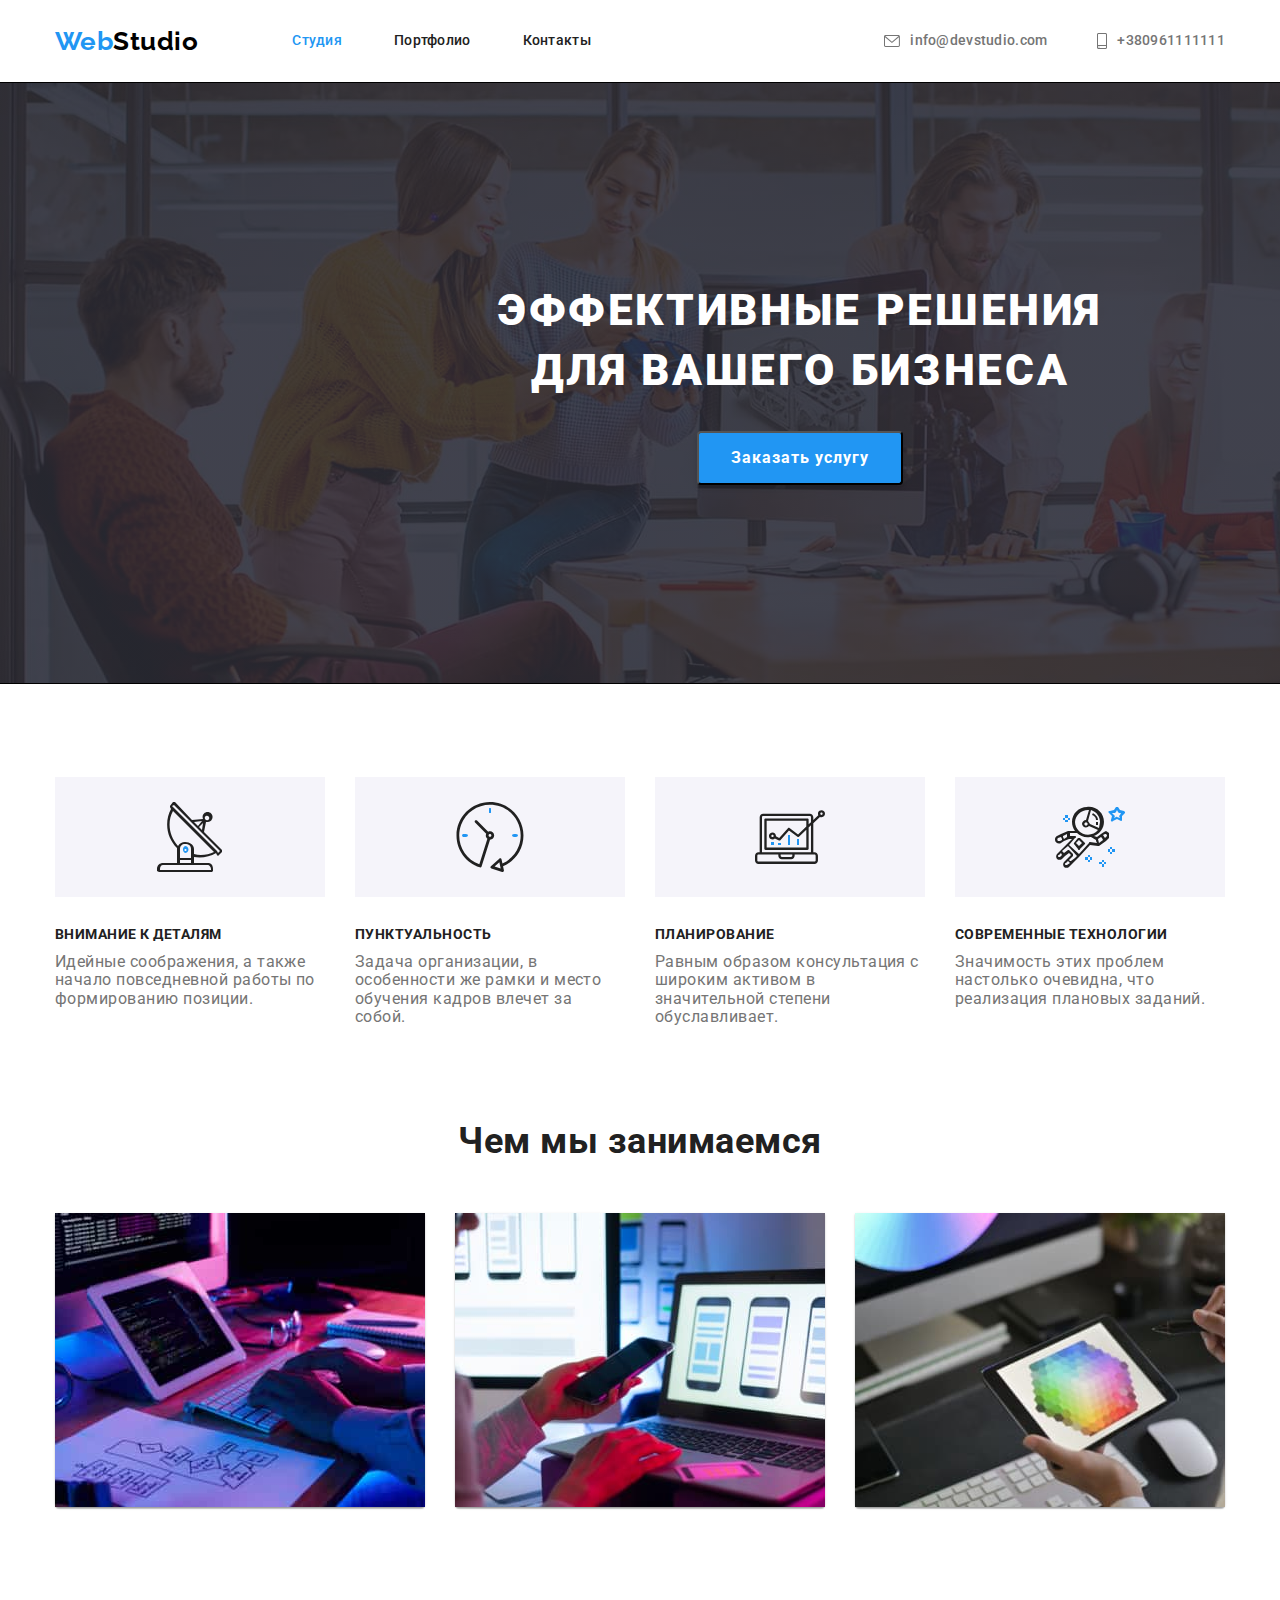
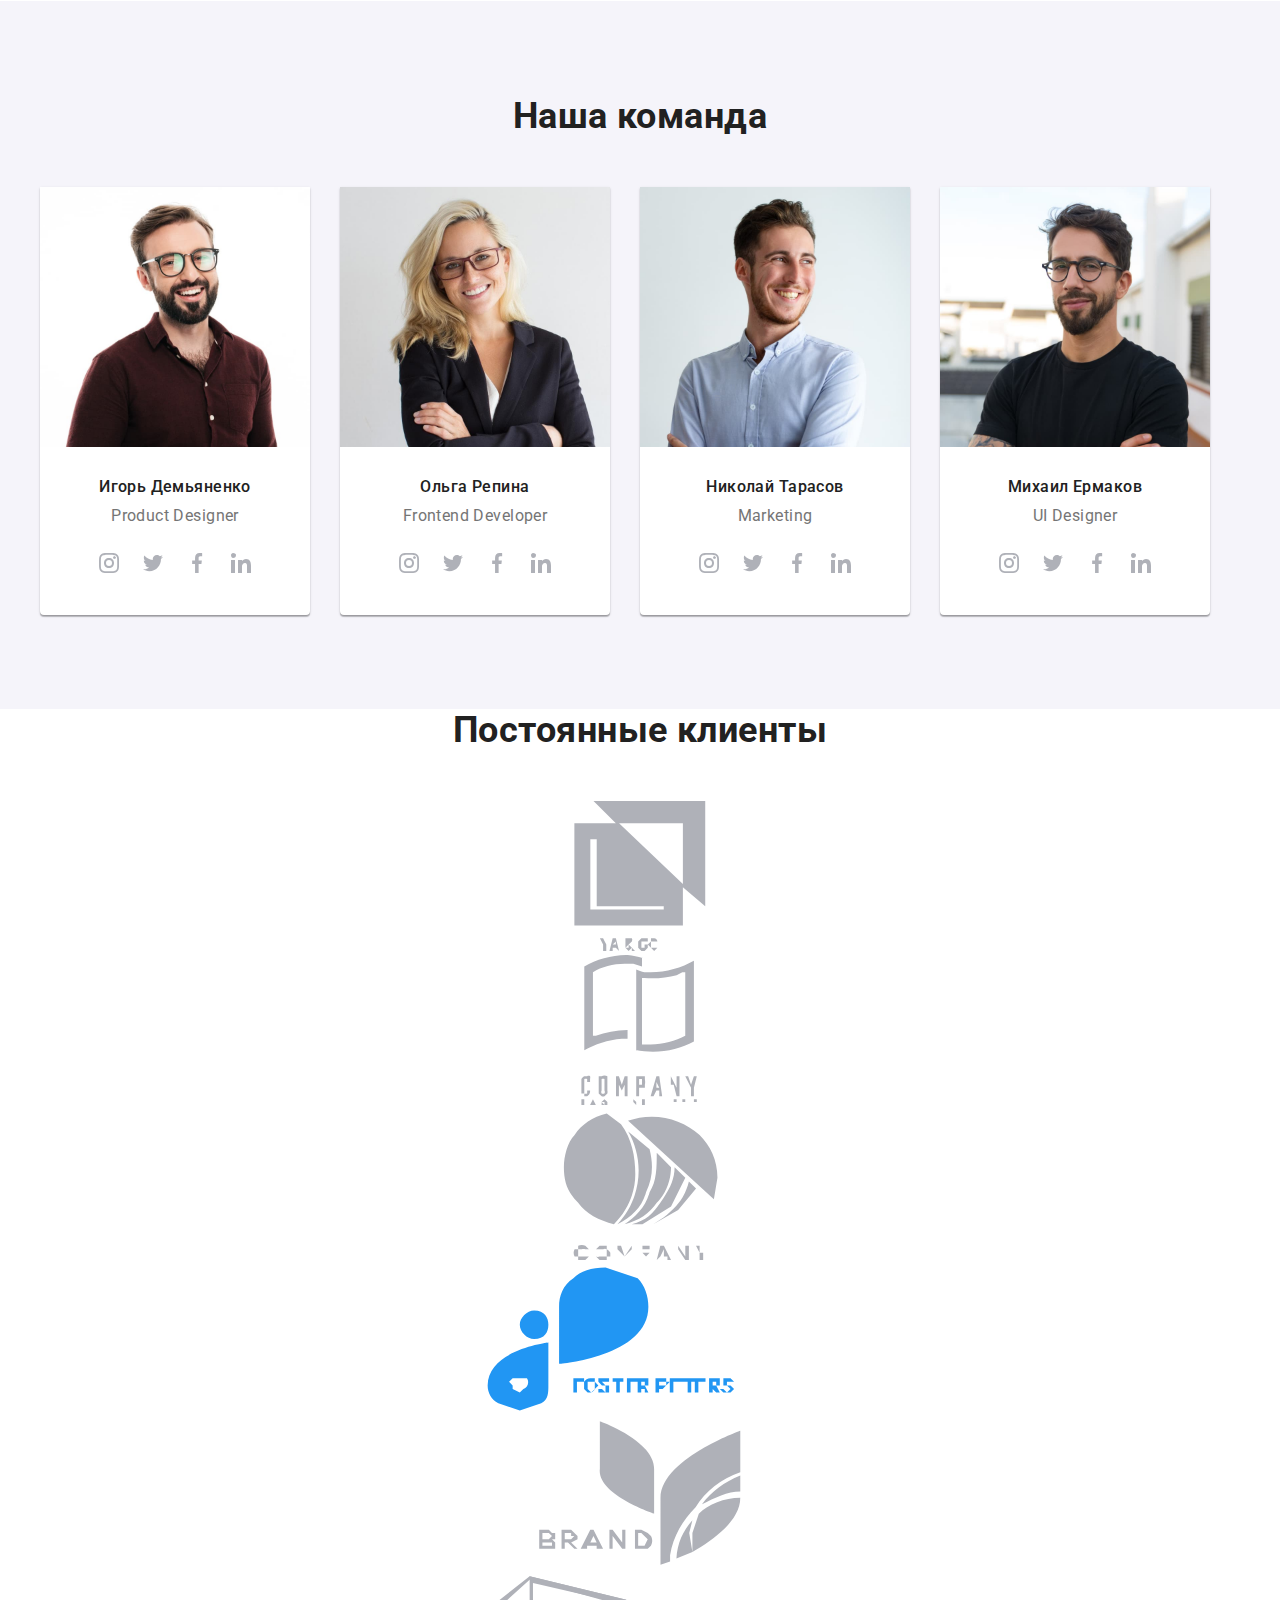
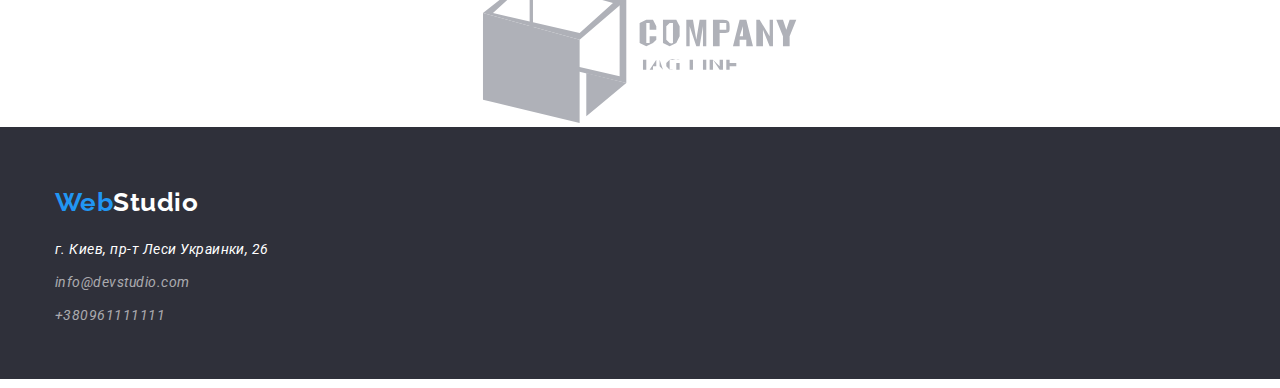
<file: index.html>
<!DOCTYPE html>
<html lang="ru">
    <head>
        <meta charset="UTF-8">
        <meta http-equiv="X-UA-Compatible" content="IE=edge">
        <meta name="viewport" content="width=device-width, initial-scale=1.0">
        <title>WebStudio</title>
        <link rel="preconnect" href="https://fonts.googleapis.com">
        <link rel="preconnect" href="https://fonts.gstatic.com" crossorigin>
        <link href="https://fonts.googleapis.com/css2?family=Raleway:wght@700&family=Roboto:wght@400;500;700;900&display=swap"
              rel="stylesheet">
        <link rel="stylesheet" href="https://cdnjs.cloudflare.com/ajax/libs/modern-normalize/0.6.0/modern-normalize.min.css" />
        <link rel="stylesheet" href="./css/styles.css">
    </head>   
    
    <body>            
        <!-- Page header -->
        <header class="page-header">
            <nav class="container main-nav">
                <!-- Лого -->
                <a class="logo" href="./index.html" lang="en">Web<span class="header-logo">Studio</span>
                </a>
                <ul class="site_nav">
                    <li class="nav-item"><a href="./index.html" class="link current">Студия</a></li>
                    <li class="nav-item"><a href="./portfolio.html" class="link">Портфолио</a></li>
                    <li class="nav-item"><a href="" class="link">Контакты</a></li>
                </ul>
                <ul class="site_nav cont">
                    <li class="nav-item">
                        <a class="link-contact " href="mailto:info@devstudio.com">
                            <svg class="icon" width="16" height="12">
                                <use href="./images/svg/sprite.svg#mail"></use>
                            </svg>
                            info@devstudio.com
                        </a>
                    </li>
                    <li class="nav-item">
                        <a class="link-contact " href="tel:+380961111111">
                            <svg class="icon" width="10" height="16">
                                <use href="./images/svg/sprite.svg#smartphone"></use>
                            </svg>
                            +380961111111
                        </a>
                    </li>
                </ul>
            </nav>
        </header>
        <!-- main -->
        <main>
            <!-- hero -->
                <section class="hero">
                    <div class="container main">
                        <h1 class="hero_title">Эффективные решения для вашего бизнеса</h1>
                        <button class="button" type="button">Заказать услугу</button>
                    </div>
                </section>
            <!-- second section -->
            <section class="section">
                <div class="container">
                    <!-- <h2 class="section_title">Скрытый заголовок</h2> -->
                    <ul class="feature-list">
                        <li class="features">
                            <div class="icon-box">
                                <svg width="70" height="70">
                                    <use href="./images/svg/sprite.svg#tarelka"></use>
                                </svg>
                            </div>
                            <h3 class="section_title">Внимание к деталям</h3>
                            <p>Идейные соображения, а также начало повседневной работы по формированию позиции.</p>
                        </li>
                        <li class="features">
                            <div class="icon-box">
                                <svg width="70" height="70">
                                    <use href="./images/svg/sprite.svg#clock"></use>
                                </svg>
                            </div>
                            <h3 class="section_title">Пунктуальность</h3>
                            <p>Задача организации, в особенности же рамки и место обучения кадров влечет за собой.</p>
                        </li>
                        <li class="features">
                            <div class="icon-box">
                                <svg width="70" height="70">
                                    <use href="./images/svg/sprite.svg#diagram"></use>
                                </svg>
                            </div>
                            <h3 class="section_title">Планирование</h3>
                            <p>Равным образом консультация с широким активом в значительной степени обуславливает.</p>
                        </li>
                        <li class="features">
                            <div class="icon-box">
                                <svg width="70" height="70">
                                    <use href="./images/svg/sprite.svg#astronaut"></use>
                                </svg>
                            </div>
                            <h3 class="section_title">Современные технологии</h3>
                            <p>Значимость этих проблем настолько очевидна, что реализация плановых заданий.</p>
                        </li>
                    </ul>
                </div>
            </section>
            <!-- Чем мы занимаемся -->
            <section class="section">
                <div class="container">
                    <h2 class="section_title_class">Чем мы занимаемся</h2>
                    <ul class="images">
                        <li class="image"><img class="no-gap" 
                            src="./images/box1.jpg" 
                            alt="Набор текста на планшете" 
                            width="370" 
                            height="294"/>
                        </li>
                        <li class="image"><img class="no-gap" 
                            src="./images/box2.jpg" 
                            alt="Рзработка приложения на телефоне" 
                            width="370" 
                            height="294" />
                        </li>
                        <li class="image"><img class="no-gap" 
                            src="./images/box3.jpg" 
                            alt="Дизайн" 
                            width="370" 
                            height="294" />
                        </li>
                    </ul>
                </div>
            </section>
            <!-- Наша команда -->
            <section class="section-team">
                <div class="container our ">
                    <h2 class="section_title_class">Наша команда</h2>
                        <ul class="team-bottom">
                            <li class="image">
                                <img class="no-gap" 
                                     src="./images/Photo1.jpg" 
                                     alt="Фото Игорь Демьяненко" 
                                     width="270" />
                                <div class="team-text">
                                    <h3 class="our_teams_title" >Игорь Демьяненко</h3>
                                    <p class="text">Product Designer</p>
                                        <ul class="social-links">
                                            <li class="social-link">
                                                <a class="link"
                                                   href=""
                                                   aria-label="Ссылка на Инстаграмм"
                                                >
                                                    <svg width="20" height="20">
                                                        <use href="./images/svg/sprite.svg#instagram"></use>
                                                    </svg>
                                                </a>
                                            </li>
                                            <li class="social-link">
                                                <a class="link" 
                                                   href=""
                                                   aria-label="Ссылка на Twitter"
                                                >
                                                    <svg width="20" height="20">
                                                        <use href="./images/svg/sprite.svg#twitter"></use>
                                                    </svg>
                                                </a>
                                            </li>
                                            <li class="social-link">
                                                <a class="link" 
                                                   href=""
                                                   aria-label="Ссылка на Facebook"
                                                >
                                                    <svg width="20" height="20">
                                                        <use href="./images/svg/sprite.svg#facebook"></use>
                                                    </svg>
                                                </a>
                                            </li>
                                            <li class="social-link">
                                                <a class="link" 
                                                   href=""
                                                   aria-label="Ссылка на linkedin"
                                                >
                                                    <svg width="20" height="20">
                                                        <use href="./images/svg/sprite.svg#linkedin"></use>
                                                    </svg>
                                                </a>
                                            </li>
                                        </ul>
                                </div>  
                            </li>
                            <li class="image">
                                <img class="no-gap" 
                                     src="./images/Photo2.jpg" 
                                     alt="Фото Ольга Репина" 
                                     width="270" />
                                <div class="team-text">
                                    <h3 class="our_teams_title" >Ольга Репина</h3>
                                    <p class="text">Frontend Developer</p>
                                    <ul class="social-links">
                                        <li class="social-link">
                                            <a class="link" 
                                               href=""
                                               aria-label="Ссылка на Инстаграмм"
                                            >
                                                <svg width="20" height="20">
                                                    <use href="./images/svg/sprite.svg#instagram"></use>
                                                </svg>
                                            </a>
                                        </li>
                                        <li class="social-link">
                                            <a class="link" 
                                               href=""
                                               aria-label="Ссылка на Twitter"
                                            >
                                                <svg width="20" height="20">
                                                    <use href="./images/svg/sprite.svg#twitter"></use>
                                                </svg>
                                            </a>
                                        </li>
                                        <li class="social-link">
                                            <a class="link" 
                                               href=""
                                               aria-label="Ссылка на Facebook"
                                            >
                                                <svg width="20" height="20">
                                                    <use href="./images/svg/sprite.svg#facebook"></use>
                                                </svg>
                                            </a>
                                        </li>
                                        <li class="social-link">
                                            <a class="link" 
                                               href=""
                                               aria-label="Ссылка на linkedin"
                                            >
                                                <svg width="20" height="20">
                                                    <use href="./images/svg/sprite.svg#linkedin"></use>
                                                </svg>
                                            </a>
                                        </li>
                                    </ul>
                                </div>
                            </li>
                            <li class="image">
                                <img class="no-gap" src="./images/Photo3.jpg" alt="Фото Николай Тарасов" width="270" />
                                <div class="team-text">
                                    <h3 class="our_teams_title" >Николай Тарасов</h3>
                                    <p class="text">Marketing</p>
                                    <ul class="social-links">
                                        <li class="social-link">
                                            <a class="link" 
                                               href=""
                                               aria-label="Ссылка на Инстаграмм"
                                            >
                                                <svg width="20" height="20">
                                                    <use href="./images/svg/sprite.svg#instagram"></use>
                                                </svg>
                                            </a>
                                        </li>
                                        <li class="social-link">
                                            <a class="link" 
                                               href=""
                                               aria-label="Ссылка на Twitter"
                                            >
                                                <svg width="20" height="20">
                                                    <use href="./images/svg/sprite.svg#twitter"></use>
                                                </svg>
                                            </a>
                                        </li>
                                        <li class="social-link">
                                            <a class="link" 
                                               href=""
                                               aria-label="Ссылка на Facebook"
                                            >
                                                <svg width="20" height="20">
                                                    <use href="./images/svg/sprite.svg#facebook"></use>
                                                </svg>
                                            </a>
                                        </li>
                                        <li class="social-link">
                                            <a class="link" 
                                               href=""
                                               aria-label="Ссылка на linkedin"
                                            >
                                                <svg width="20" height="20">
                                                    <use href="./images/svg/sprite.svg#linkedin"></use>
                                                </svg>
                                            </a>
                                        </li>
                                    </ul>
                                </div>
                            </li>
                            <li class="image">
                                <img class="no-gap" src="./images/Photo4.jpg" alt="Фото Михаил Ермаков" width="270" />
                                <div class="team-text">
                                    <h3 class="our_teams_title" >Михаил Ермаков</h3>
                                    <p class="text">UI Designer</p>
                                    <ul class="social-links">
                                        <li class="social-link">
                                            <a class="link" 
                                               href=""
                                               aria-label="Ссылка на Twitter"
                                               >
                                                <svg width="20" height="20">
                                                    <use href="./images/svg/sprite.svg#instagram"></use>
                                                </svg>
                                            </a>
                                        </li>
                                        <li class="social-link">
                                            <a class="link" 
                                               href=""
                                               aria-label="Ссылка на Twitter"
                                               >
                                                <svg width="20" height="20">
                                                    <use href="./images/svg/sprite.svg#twitter"></use>
                                                </svg>
                                            </a>
                                        </li>
                                        <li class="social-link">
                                            <a class="link" 
                                               href=""
                                               aria-label="Ссылка на Twitter"
                                               >
                                                <svg width="20" height="20">
                                                    <use href="./images/svg/sprite.svg#facebook"></use>
                                                </svg>
                                            </a>
                                        </li>
                                        <li class="social-link">
                                            <a class="link" 
                                               href=""
                                               aria-label="Ссылка на Twitter"
                                               >
                                                <svg width="20" height="20">
                                                    <use href="./images/svg/sprite.svg#linkedin"></use>
                                                </svg>
                                            </a>
                                        </li>
                                    </ul>
                                </div>
                            </li>
                        </ul>
                </div>
            </section>
            <!-- Constant clients -->
            <section class="Constant-clients">
                <h2 class="section_title_class">Постоянные клиенты</h2>
                    <div>
                        <ul>
                            <li>
                                <a href="">
                                    <svg width="" height="">
                                        <use href="./images/svg/sprite.svg#client1"></use>
                                    </svg>
                                </a>
                            </li>
                            <li>
                                <a href="">
                                    <svg width="" height="">
                                        <use href="./images/svg/sprite.svg#client2"></use>
                                    </svg>
                                </a>
                            </li>
                            <li>
                                <a href="">
                                    <svg width="" height="">
                                        <use href="./images/svg/sprite.svg#client3"></use>
                                    </svg>
                                </a>
                            </li>
                            <li>
                                <a href="">
                                    <svg width="" height="">
                                        <use href="./images/svg/sprite.svg#client4"></use>
                                    </svg>
                                </a>
                            </li>
                            <li>
                                <a href="">
                                    <svg width="" height="">
                                        <use href="./images/svg/sprite.svg#client5"></use>
                                    </svg>
                                </a>
                            </li>
                            <li>
                                <a href="">
                                    <svg width="" height="">
                                        <use href="./images/svg/sprite.svg#client6"></use>
                                    </svg>
                                </a>
                            </li>
                        </ul>
                    </div>
            </section>
        </main>
        <!-- подвал -->
        <footer class="footer">
            <div class="container foot">    
                <a class="logo fo" href="./index.html" lang="en">Web<span class="footer-logo">Studio</span>
                </a>
                <address class="footer-address">
                    г. Киев, пр-т Леси Украинки, 26 <br />
                    <a href="mailto:info@devstudio.com">info@devstudio.com</a><br />
                    <a href="tel:+380961111111">+380961111111</a>
                </address>
            </div>
        </footer>
    </body>
</html>
</file>
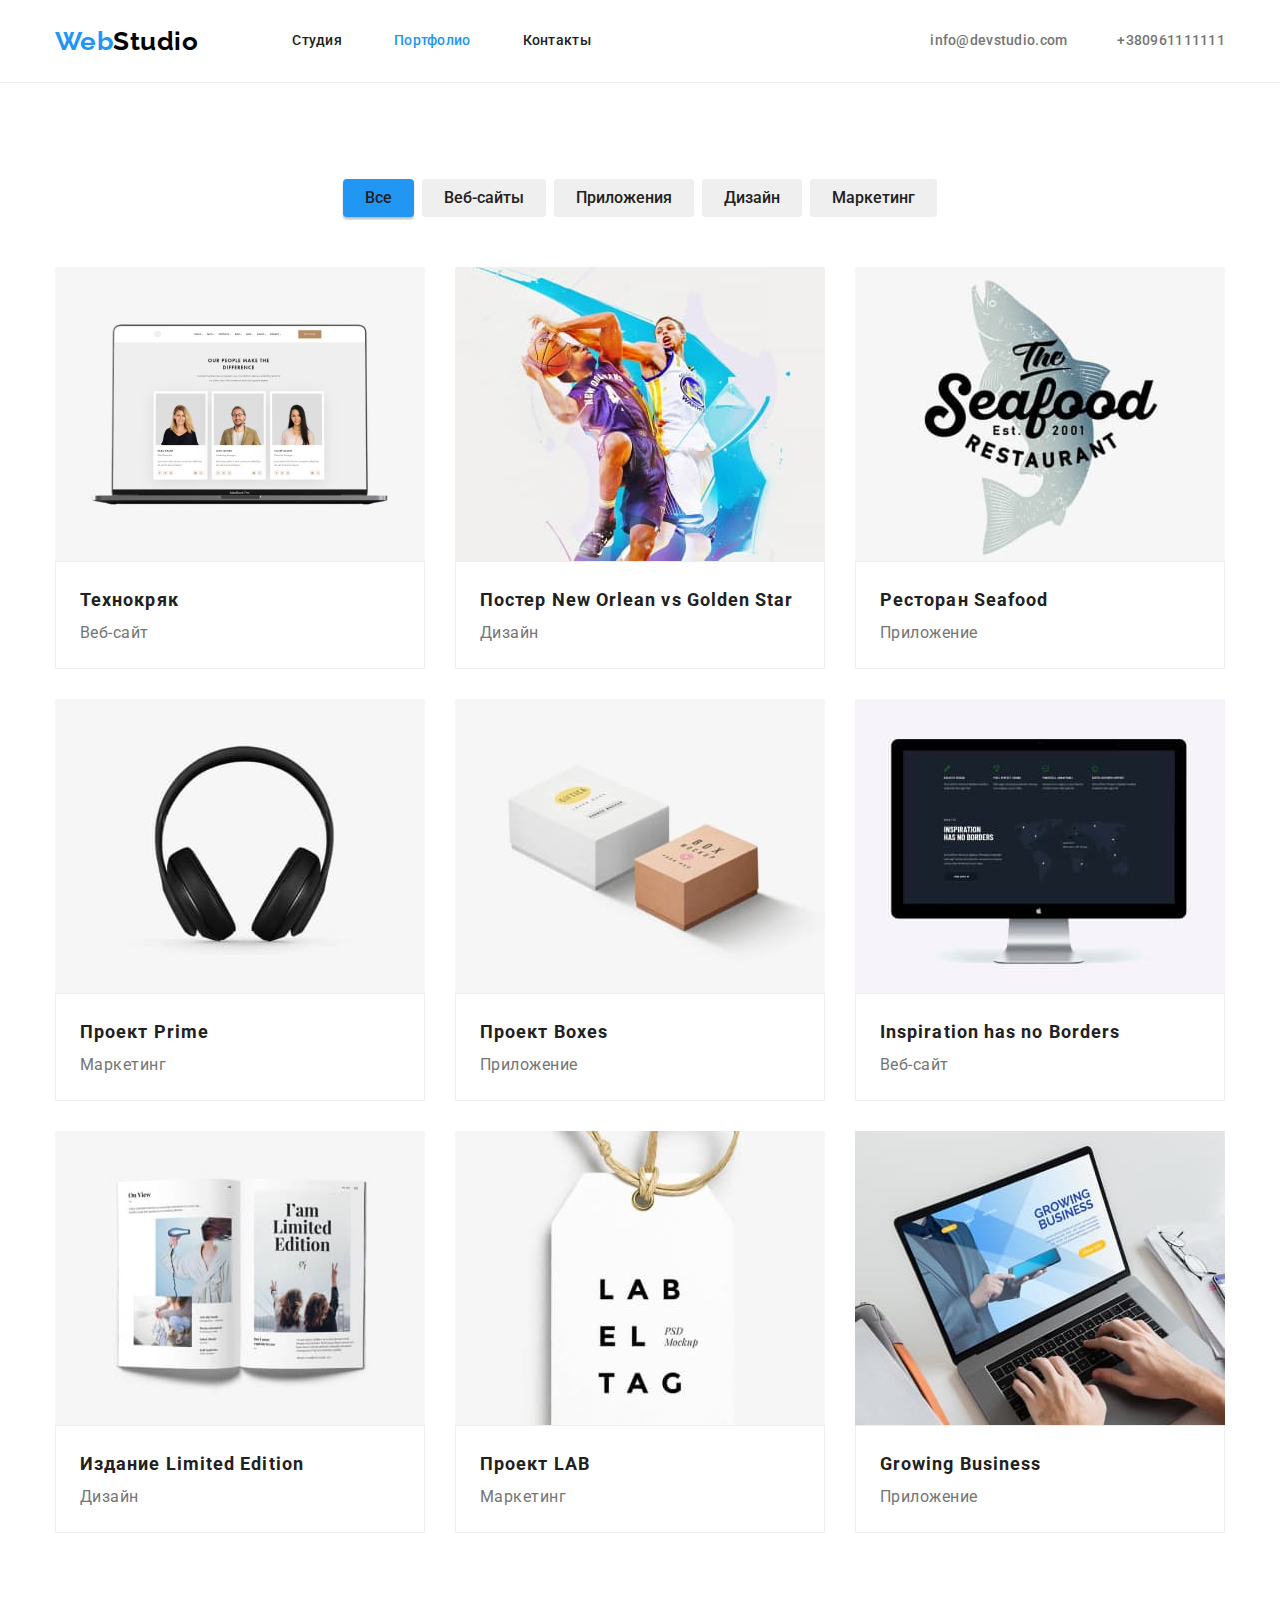
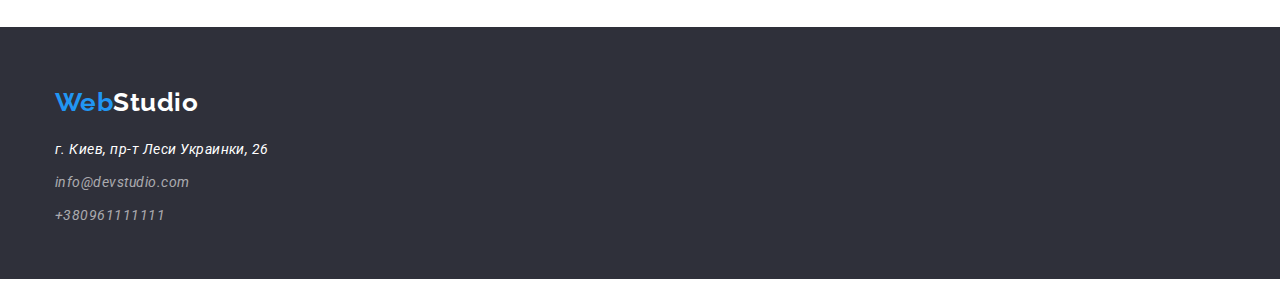
<file: portfolio.html>
<!DOCTYPE html>
<html lang="ru">
    <head>
        <meta charset="UTF-8">
        <meta http-equiv="X-UA-Compatible" content="IE=edge">
        <meta name="viewport" content="width=device-width, initial-scale=1.0">
        <title>Портфолио</title>
        <link rel="preconnect" href="https://fonts.googleapis.com">
        <link rel="preconnect" href="https://fonts.gstatic.com" crossorigin>
        <link href="https://fonts.googleapis.com/css2?family=Raleway:wght@700&family=Roboto:wght@400;500;700;900&display=swap"
              rel="stylesheet">
        <link rel="stylesheet" href="https://cdnjs.cloudflare.com/ajax/libs/modern-normalize/0.6.0/modern-normalize.min.css" />
        <link rel="stylesheet" href="./css/styles.css">
    </head>

    <body>
        <!-- Page header -->
    <header class="page-header">
        <nav class="container main-nav">
            <a class="logo" href="./index.html" lang="en">Web<span class="header-logo">Studio</span>
            </a>
            <ul class="site_nav">
                <li class="nav-item"><a href="./index.html" class="link">Студия</a></li>
                <li class="nav-item"><a href="./portfolio.html" class="link current">Портфолио</a></li>
                <li class="nav-item"><a href="" class="link">Контакты</a></li>
            </ul>
            <ul class="site_nav cont">
                <li class="nav-item"><a class="link-contact" href="mailto:info@devstudio.com">info@devstudio.com</a></li>
                <li class="nav-item"><a class="link-contact" href="tel:+380961111111">+380961111111</a></li>
            </ul>
        </nav>
    </header>
        <main>
            <!-- Портфолио -->
            <section class="">
                <div class="container portfolio-section">
                <!-- <h1>portfolio</h1> -->
                    <ul class="filter">
                        <li class="filter-item"><button class="portfolio-button curent" type="button">Все</button></li>
                        <li class="filter-item"><button class="portfolio-button" type="button">Веб-сайты</button></li>
                        <li class="filter-item"><button class="portfolio-button" type="button">Приложения</button></li>
                        <li class="filter-item"><button class="portfolio-button" type="button">Дизайн</button></li>
                        <li class="filter-item"><button class="portfolio-button" type="button">Маркетинг</button></li>
                    </ul>
                    <ul class="portfolio-main">
                        <li class="card-item">
                            <a class="portfolio" href="/">
                                <img src="./images/portfolio/технокряк.jpg" alt="Ноутбук с анкетами" width="370" height="294"/>
                                <div class="text-decoration">
                                    <h2 class="portfolio-title">Технокряк</h2>
                                    <p>Веб-сайт</p>
                                </div>
                            </a>                                
                        </li>
                        <li class="card-item">
                            <a class="portfolio" href="">
                                <img src="./images/portfolio/ПостерNewOrleanvsGoldenStar.jpg" alt="Баскетбалисты с мячем" width="370" height="294"/>
                                <div class="text-decoration">
                                    <h2 class="portfolio-title">Постер New Orlean vs Golden Star</h2>
                                    <p>Дизайн</p>
                                </div>
                            </a>
                        </li>
                        <li class="card-item">
                            <a class="portfolio" href="">
                                <img src="./images/portfolio/РесторанSeafood.jpg" alt="Логотип ресторана" width="370" height="294"/>
                                <div class="text-decoration">
                                    <h2 class="portfolio-title">Ресторан Seafood</h2>
                                    <p>Приложение </p>
                                </div>
                            </a>
                        </li>
                        <li class="card-item">
                            <a class="portfolio" href="">
                                <img src="./images/portfolio/ПроектPrime.jpg" alt="Наушники" width="370" height="294"/>
                                <div class="text-decoration">
                                    <h2 class="portfolio-title">Проект Prime</h2>
                                    <p>Маркетинг</p>
                                </div>
                            </a>
                        </li>
                        <li class="card-item">
                            <a class="portfolio" href="">
                                <img src="./images/portfolio/ПроектBoxes.jpg" alt="Картонные коробки" width="370" height="294"/>
                                <div class="text-decoration">
                                    <h2 class="portfolio-title">Проект Boxes</h2>
                                    <p>Приложение</p>
                                </div>
                            </a>
                        </li>
                        <li class="card-item">
                            <a class="portfolio" href="">
                                <img src="./images/portfolio/InspirationhasnoBorders.jpg" alt="Монитор с браузером" width="370" height="294"/>
                                <div class="text-decoration">
                                    <h2 class="portfolio-title">Inspiration has no Borders</h2>
                                    <p>Веб-сайт</p>
                                </div>
                            </a>
                        </li>
                        <li class="card-item">
                            <a class="portfolio" href="">
                                <img src="./images/portfolio/ИзданиеLimitedEdition.jpg" alt="Книга єкземпляр" width="370" height="294" />
                                <div class="text-decoration">
                                    <h2 class="portfolio-title">Издание Limited Edition</h2>
                                    <p>Дизайн</p>
                                </div>
                            </a>
                        </li>
                        <li class="card-item">
                            <a class="portfolio" href="">
                                <img src="./images/portfolio/ПроектLAB.jpg" alt="Бирка" width="370" height="294"/>
                                <div class="text-decoration">
                                    <h2 class="portfolio-title">Проект LAB</h2>
                                    <p>Маркетинг</p>
                                </div>
                            </a>
                        </li>
                        <li class="card-item">
                            <a class="portfolio" href="">
                                <img src="./images/portfolio/GrowingBusiness.jpg" alt="Ноутбук с гавной страницей" width="370" height="294" />
                                <div class="text-decoration">
                                    <h2 class="portfolio-title">Growing Business</h2>
                                    <p>Приложение</p>
                                </div>
                            </a>
                        </li>
                    </ul>
            </section>
            </div>
           
        </main>
        <footer class="footer">
            <div class="container foot">
                <a class="logo fo" href="./index.html" lang="en">Web<span class="footer-logo">Studio</span>
                </a>
                <address class="footer-address">
                    г. Киев, пр-т Леси Украинки, 26 <br />
                    <a href="mailto:info@devstudio.com">info@devstudio.com</a><br />
                    <a href="tel:+380961111111">+380961111111</a>
                </address>
            </div>
        </footer>
    </body>
</html>
</file>
<file: css/styles.css>
/* цвет основного текста #757575 */
/* цвет заголовков на темном фоне + logo  #FFFFFF */
/* цвет большинства заголовков #212121 */
/* ховер + Web + bgr кнопок  */

:root {
    --primary-text-color:#757575 ;
    --title: #212121;
    --accent-color:#2196F3;
    --contrast-color: #FFFFFF;
    --icon-color: #afb1b8;
    --icon-box-color: #F5F4FA;
}
body {
    background-color: var(--contrast-color);
    color: var(--primary-text-color);
    font-family: 'Roboto', sans-serif;
    letter-spacing: 0.03em;
}
/* body{
background-image: url(/images/night\ sky.jpg);
background-repeat: no-repeat;
background-position: auto;
background-size: cover;
background-attachment: fixed;
} */
a{
    text-decoration: none;
}
ul{
    list-style: none;
}

/* utilitis */
*{
    padding: 0px;
    margin: 0px;
}
.container {
    margin-left: auto;
    margin-right: auto;
    width: 1200px;
    padding-left: 15px;
    padding-right: 15px;
    /* outline: 2px solid tomato; */
    
}
.our{
    padding: 94px 0;
}

/* Лолотип */
.logo {
    color: var(--accent-color);
    text-decoration: none;
    font-family: 'Raleway', sans-serif;
    font-weight: 700;
    font-size: 26px;
    line-height: 1.19;
}
.header-logo {
    color: #000000;
    text-decoration: none;
}
/* навигация */
.page-header{
    border-bottom: 1px solid #ececec;
}
.main-nav{
    display: flex;
    align-items: center;
}
.site_nav{
    display: flex;
    margin-left: 93px;
}
.nav-item+ .nav-item{
    margin-left: 50px;
}
.cont{
    margin-left: auto;
}

.site_nav .link {
    display: block;
    padding-top: 32px;
    padding-bottom: 32px;
    
    font-weight: 500;
    font-size: 14px;
    line-height: 1.14;
    letter-spacing: 0.02em;
    color: var(--title);
    text-decoration: none;
}

.site_nav .link.current {
    color: var(--accent-color);
}

.link-contact {
    display: inline-flex;
    align-items: center;

    padding-top: 32px;
    padding-bottom: 32px;

    font-weight: 500;
    font-size: 14px;
    line-height: 1.14;
    letter-spacing: 0.02em;
    color: var(--primary-text-color);
    text-decoration: none;
}

    .link-contact .icon{
    margin-right: 10px;
    fill: currentColor;
}

/* a svg :hover #mail,
a svg :focus #mail{
    fill: var(--accent-color);
} */
.cont .link-contact:focus,
.cont .link-contact:hover,
.site_nav .link:hover,
.site_nav .link:focus,
.link-contact:hover,
.link-contact:focus{
    color: var(--accent-color);
}

/* секции заголовки */
.section{
    margin-top: 94px;
}
.section_title{
    margin-bottom: 10px;

    font-style: normal;
    color: var(--title);
    text-decoration: none;
    font-weight: 700;
    font-size: 14px;
    line-height: 1.14;
    text-transform: uppercase;
}

.features{
    width: calc((100% - 3 * 30px) / 4);
}

.section_title_class {
    margin-bottom: 50px;
    font-style: normal;
    color: var(--title);
    font-weight: 700;
    font-size: 36px;
    line-height: 1.17;
    text-align: center;
}

/* .status{
    margin-bottom: 30px;
} */
/* Hero */
.hero{
    width: 1600px;
    height: 600px;

    background-color: #C4C4C4;          
    outline: 1px solid black;
    background-image: linear-gradient(
        rgba(47, 48, 58, 0.8),
        rgba(47, 48, 58, 0.8)),
        url(../images/hero\ \(1\).jpg);
                
    
    background-repeat: no-repeat;
    margin-left: auto;
    margin-right: auto;
    
    
}
.main{
    display: flex;
    flex-direction: column;
    justify-content: center;
    align-items: center;
    height: 100%;
    }
.hero_title{
    width: 696px;
    margin-bottom: 30px;
    
    font-weight: 900;
    font-size: 44px;
    line-height: 1.36;
    text-align: center;
    letter-spacing: 0.06em;
    text-transform: uppercase;
    /* background-color: #2F303A; */
    color: #ffffff;
}

/* button */
.button{
    display: block;
    margin-left: auto;
    margin-right: auto;
    padding: 10px 32px;

    box-shadow: 0px 4px 4px rgba(0, 0, 0, 0.15);
    border-radius: 4px;

    color: var(--contrast-color);
    background-color: var(--accent-color);
    cursor: pointer;
    font-weight: 700;
    font-size: 16px;
    line-height: 1.88;
    letter-spacing: 0.06em;
    
}    
/* feature-list */
.feature-list{
    display: flex;
    justify-content: space-between;    
}

.icon-box{
    display: flex;
    align-items: center;
    justify-content: center;
    margin-bottom: 30px;
    width: 270px;
    height: 120px;
    /* border: 1px solid tomato; */
    background-color: var(--icon-box-color);
}
/* image */
.images{
    display: flex;
}
.no-gap{
    display: block;
}
.image+ .image{
    margin-left: 30px;
}
.image{
    background-color: var(--contrast-color);
    text-align: center;
    box-shadow: 0px 1px 3px rgba(0, 0, 0, 0.12),
                0px 1px 1px rgba(0, 0, 0, 0.14),
                0px 2px 1px rgba(0, 0, 0, 0.2);
    border-radius: 0px 0px 4px 4px;
}
.team-bottom{
    display: flex;
    
}
/* Our teams */

.section-team {
    margin-top: 94px;

    font-size: 14px;
    line-height: 1.71;
    letter-spacing: 0.03em;
    background-color: var(--icon-box-color);
    color: var(--title);
}

.team-text {
    padding-top: 30px;
    padding-bottom: 30px;
}

.our_teams_title {

    margin-bottom: 10px;

    color: var(--title);
    font-weight: 500;

    font-size: 16px;
    line-height: 1.19;
}
.section-team .text {
    font-size: 16px;
    line-height: 1.19;
    color: var(--primary-text-color);
}
.social-links{
    display: flex;
    justify-content: center;
    
    margin-top: 16px;

}
.social-link{
    display: flex;
    justify-content: center;
    width:  44px;
    height: 44px;
    cursor: pointer;
    /* border: 1px solid tomato; */
}
.link{
    display: flex;
    justify-content: center;
    align-items: center;
    border: 1px solid transparent;
    border-radius: 50%;
    
    color: var(--icon-color);
    fill: currentColor;
}
.link +.link{
    margin-left: 10px;
}

.social-link:hover,
.social-link:focus{
    background-color: var(--accent-color) ;
    border-radius: 50%;
}

.social-link:hover .link,
.social-link:focus .link {
    color: var(--contrast-color);
}
/*Constant clients*/


/* footer */
.footer{
    height: 252px;
    background-color: #2F303A;
}
.footer-logo{
    color: var(--contrast-color);
}
.foot{
    padding-top: 60px;
    padding-bottom: 60px;
}
.fo{
    display: inline-block;
    margin-bottom: 20px;
}
.footer-address{
    color: var(--contrast-color);
    font-size: 14px;
    line-height: 1.71;
}
.footer-address > a{
    display: inline-block;
    margin-top: 9px;
    color: rgba(255, 255, 255, 0.6);
    text-decoration: none;
}


.footer-address>a:hover,
.footer-address>a:focus {
    color: var(--accent-color);
}






/* Portfolio */
.portfolio{
    display: block;
}
.portfolio .portfolio-title {
    font-weight: 700;
    font-size: 18px;
    line-height: 2;
    letter-spacing: 0.06em;
    color: var(--title);
}
.portfolio > p{
    font-size: 16px;
    line-height: 1.88;
    color: var(--primary-text-color);
}
.portfolio  img{
    display: block;
}
.portfolio-section{
    padding-top: 96px;
    padding-bottom: 94px;
}
.portfolio-button{
    padding: 6px 22px;
    border: none;
    border-radius: 4px;
    
    color: var(--title);
    cursor: pointer;
    font-weight: 500;
    font-size: 16px;
    line-height: 1.63;
    text-align: center;
}
.curent{
    box-shadow: 0px 3px 1px rgba(0, 0, 0, 0.1), 
                0px 1px 2px rgba(0, 0, 0, 0.08), 
                0px 2px 2px rgba(0, 0, 0, 0.12);
}

.portfolio-button.curent,
.portfolio-button:hover,
.portfolio-button:focus {
    background-color: var(--accent-color);
}
.filter-item+ .filter-item{
    margin-left: 8px;
}
.filter{
    display: flex;
    justify-content: center;

    margin-bottom: 50px;
}
.portfolio-main{
    display: flex;
    flex-wrap: wrap;
    justify-content: space-between;
}

.card-item {
    
    /* background-color: tomato; */
    width: calc((100% - 2 * 30px) / 3);
}

.card-item:not(:nth-last-child(-n + 3)) {
    margin-bottom: 30px;
}
.text-decoration{
    padding: 20px 24px;
    border: 1px solid #EEEEEE;
}    
.text-decoration>p { 

    font-family: 'Roboto';
    font-style: normal;
    font-weight: 400;
    font-size: 16px;
    line-height: 1.88;
    /* identical to box height, or 188% */

    letter-spacing: 0.03em;

    color: var(--primary-text-color)
}


.box::before {
    margin: 100%;
    content: 'Это текст в ::before';
    font-size: 40px;
    color: orange;
}

.box::after {
    margin: 100%;
    content: 'Это текст в ::after';
    font-size: 30px;
    color: teal;
}
</file>
